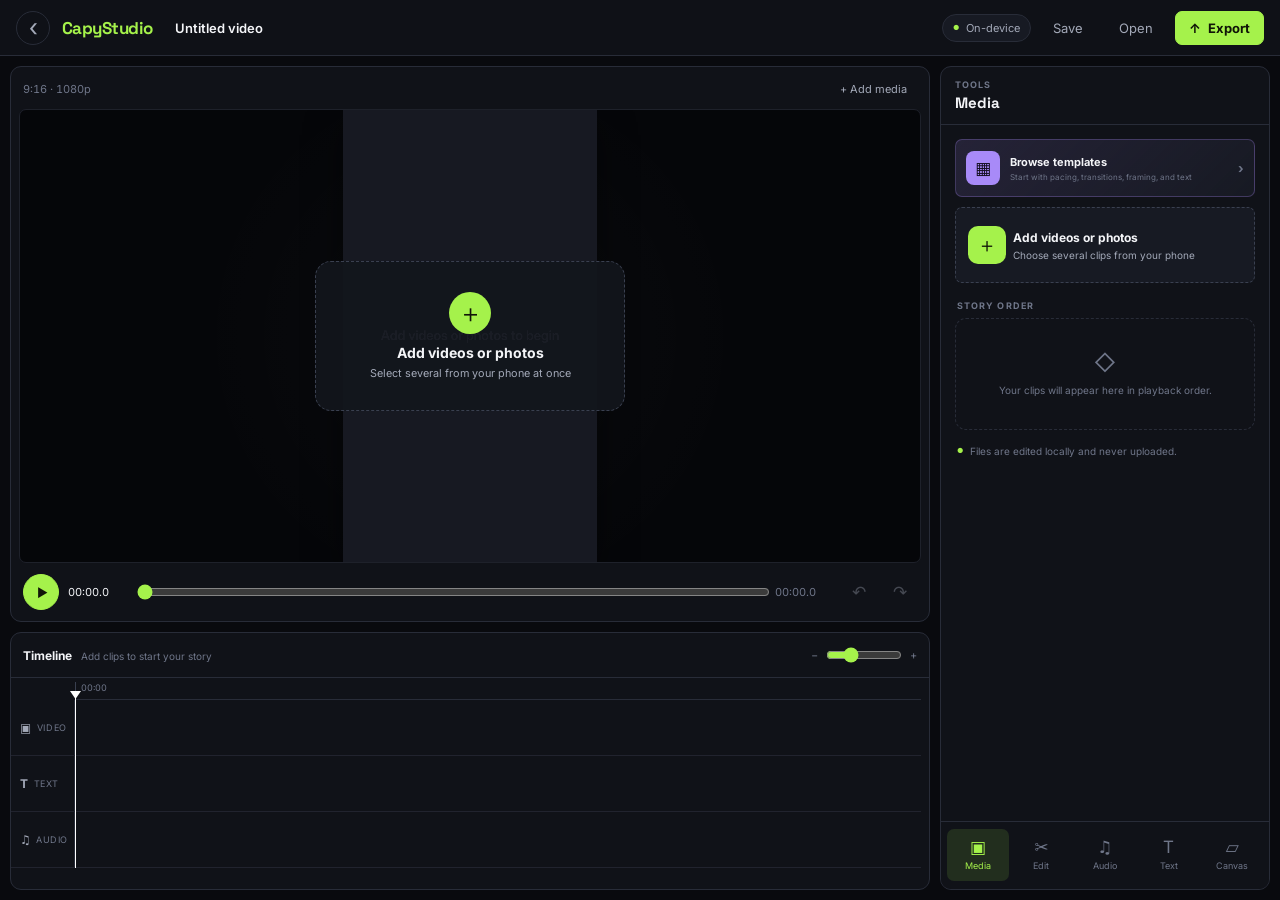
<file: editor.html>
<!DOCTYPE html>
<html lang="en">
<head>
<meta charset="UTF-8">
<meta name="viewport" content="width=device-width, initial-scale=1, viewport-fit=cover">
<meta name="theme-color" content="#0b0d12">
<title>Video Editor · CapyStudio</title>
<meta name="description" content="Merge and reframe phone videos, add transitions, music, voice-over, text, and private automatic captions, then export.">
<link rel="icon" href="data:image/svg+xml,<svg xmlns='http://www.w3.org/2000/svg' viewBox='0 0 100 100'><text y='.9em' font-size='90'>🎬</text></svg>">
<link rel="preconnect" href="https://fonts.googleapis.com">
<link rel="preconnect" href="https://fonts.gstatic.com" crossorigin>
<link rel="stylesheet" href="https://fonts.googleapis.com/css2?family=Inter:wght@400;500;600;700&family=Space+Grotesk:wght@600;700&display=swap">
<link rel="stylesheet" href="./css/style.css">
</head>
<body class="editor">
<header class="editor-header">
  <a class="back-link" href="./" aria-label="Back to CapyStudio home">‹</a>
  <div class="project-heading">
    <span class="wordmark">CapyStudio</span>
    <input id="project-title" value="Untitled video" aria-label="Project title">
  </div>
  <div class="header-actions">
    <span class="privacy-pill" title="Your media stays on this device"><span aria-hidden="true">●</span> On-device</span>
    <button id="save-project" class="quiet" title="Save editable project">Save</button>
    <button id="load-project-btn" class="quiet" title="Load editable project">Open</button>
    <input type="file" id="load-project" accept=".json,.capy.json" hidden>
    <button id="export-video" class="primary export-button"><span aria-hidden="true">↑</span> Export</button>
  </div>
</header>

<main class="editor-main">
  <section class="preview-panel" aria-label="Video preview">
    <div class="stage-meta">
      <span id="format-label">9:16 · 1080p</span>
      <button id="stage-add" class="quiet compact">+ Add media</button>
    </div>
    <div class="preview-wrap" id="preview-wrap">
      <canvas id="preview"></canvas>
      <button id="empty-add" class="empty-stage-action">
        <span class="empty-stage-icon" aria-hidden="true">＋</span>
        <strong>Add videos or photos</strong>
        <small>Select several from your phone at once</small>
      </button>
    </div>
    <div class="transport" aria-label="Playback controls">
      <button id="play-toggle" class="play-toggle" aria-label="Play"><span aria-hidden="true">▶</span></button>
      <span id="current-time" class="timecode">00:00.0</span>
      <input id="scrubber" type="range" min="0" max="0" step="0.01" value="0" aria-label="Timeline position">
      <span id="duration-time" class="timecode muted">00:00.0</span>
      <button id="undo" class="quiet icon-button" title="Undo" aria-label="Undo" disabled>↶</button>
      <button id="redo" class="quiet icon-button" title="Redo" aria-label="Redo" disabled>↷</button>
    </div>
  </section>

  <section class="timeline-panel" aria-label="Timeline">
    <div class="timeline-header">
      <div>
        <strong>Timeline</strong>
        <span id="timeline-summary">Add clips to start your story</span>
      </div>
      <label class="zoom-control" title="Timeline zoom">−
        <input id="timeline-zoom" type="range" min="18" max="80" value="36" aria-label="Timeline zoom">
        +
      </label>
    </div>
    <div id="timeline-scroll" class="timeline-scroll">
      <div id="timeline-content" class="timeline-content">
        <div id="timeline-ruler" class="timeline-ruler" aria-hidden="true"></div>
        <div class="track-row video-row">
          <span class="track-label"><b aria-hidden="true">▣</b> Video</span>
          <div id="video-track" class="track-lane"></div>
        </div>
        <div class="track-row text-row">
          <span class="track-label"><b aria-hidden="true">T</b> Text</span>
          <div id="text-track" class="track-lane"></div>
        </div>
        <div class="track-row audio-row">
          <span class="track-label"><b aria-hidden="true">♫</b> Audio</span>
          <div id="audio-track" class="track-lane"></div>
        </div>
        <div id="timeline-playhead" class="timeline-playhead" aria-hidden="true"><span></span></div>
      </div>
    </div>
  </section>

  <aside id="inspector" class="inspector-panel open" aria-label="Editing tools">
    <div class="inspector-top">
      <div>
        <span class="eyebrow">Tools</span>
        <h2 id="inspector-title">Media</h2>
      </div>
      <button id="close-inspector" class="quiet icon-button" aria-label="Close tools">⌄</button>
    </div>
    <div id="inspector-content" class="inspector-content"></div>
    <nav class="tool-dock" aria-label="Editor tools">
      <button class="tool-button active" data-tool="media"><span aria-hidden="true">▣</span><small>Media</small></button>
      <button class="tool-button" data-tool="edit"><span aria-hidden="true">✂</span><small>Edit</small></button>
      <button class="tool-button" data-tool="audio"><span aria-hidden="true">♫</span><small>Audio</small></button>
      <button class="tool-button" data-tool="text"><span aria-hidden="true">T</span><small>Text</small></button>
      <button class="tool-button" data-tool="canvas"><span aria-hidden="true">▱</span><small>Canvas</small></button>
    </nav>
  </aside>
</main>

<input id="video-input" type="file" accept="video/*,image/*" multiple hidden>
<input id="audio-input" type="file" accept="audio/*" multiple hidden>

<div id="export-overlay" class="overlay" hidden>
  <div class="overlay-box export-card">
    <div class="export-orbit" aria-hidden="true">↑</div>
    <h2>Creating your video</h2>
    <p id="export-detail">Rendering the timeline in real time. Keep this tab visible.</p>
    <progress id="export-progress" max="1" value="0"></progress>
    <div class="export-progress-row">
      <span id="export-pct">0%</span>
      <span id="export-remaining">Starting…</span>
    </div>
    <button id="export-cancel" class="quiet">Cancel export</button>
  </div>
</div>

<div id="toast-region" class="toast-region" aria-live="polite" aria-atomic="true"></div>

<script type="module" src="./js/app.js"></script>
</body>
</html>
</file>
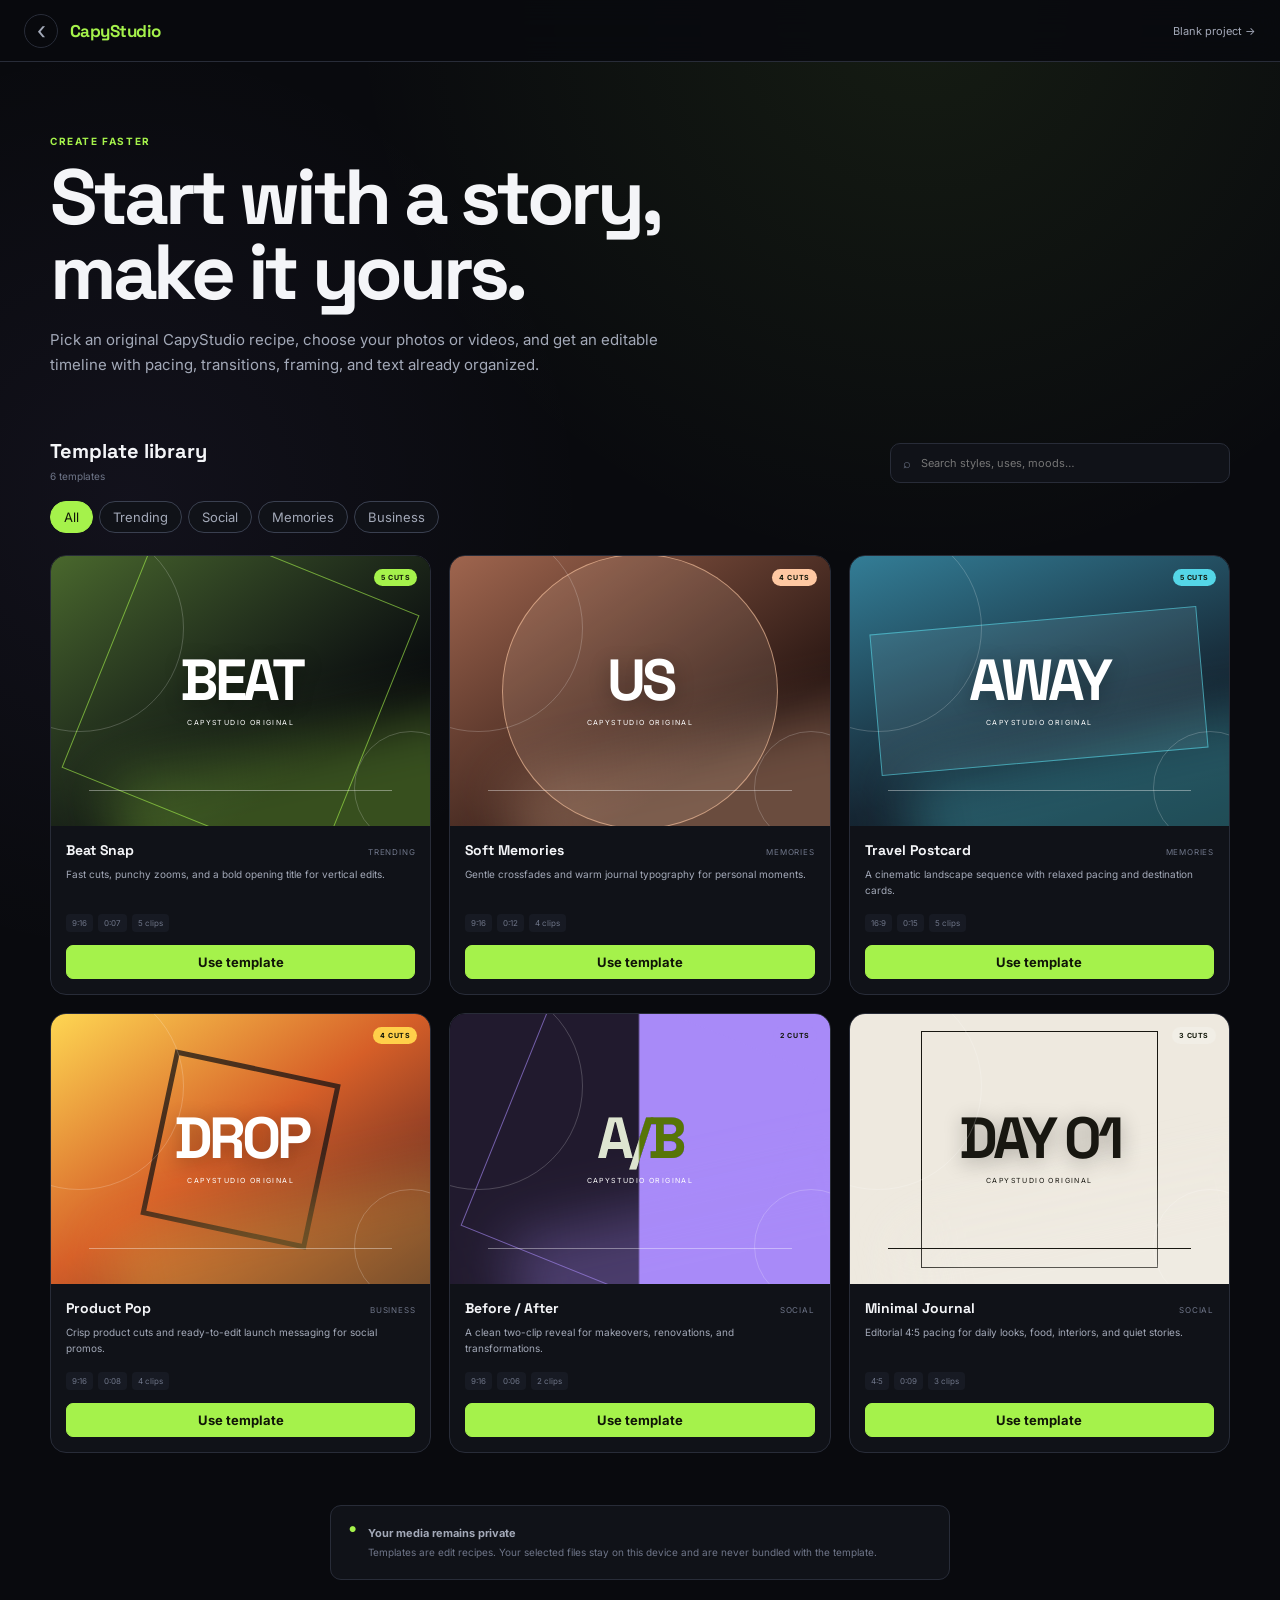
<file: templates.html>
<!DOCTYPE html>
<html lang="en">
<head>
<meta charset="UTF-8">
<meta name="viewport" content="width=device-width, initial-scale=1.0, viewport-fit=cover">
<meta name="theme-color" content="#090a0e">
<title>Template Library · CapyStudio</title>
<meta name="description" content="Start a private CapyStudio edit from an original, ready-made video template.">
<link rel="icon" href="data:image/svg+xml,<svg xmlns='http://www.w3.org/2000/svg' viewBox='0 0 100 100'><text y='.9em' font-size='90'>🎬</text></svg>">
<link rel="preconnect" href="https://fonts.googleapis.com">
<link rel="preconnect" href="https://fonts.gstatic.com" crossorigin>
<link rel="stylesheet" href="https://fonts.googleapis.com/css2?family=Inter:wght@400;500;600;700&family=Space+Grotesk:wght@500;600;700&display=swap">
<link rel="stylesheet" href="./css/style.css">
</head>
<body class="templates-page">
<header class="library-header">
  <a class="back-link" href="./" aria-label="Back to CapyStudio home">‹</a>
  <a class="wordmark" href="./">CapyStudio</a>
  <a class="library-new-link" href="./editor.html">Blank project <span aria-hidden="true">→</span></a>
</header>

<main class="template-main">
  <section class="template-hero">
    <span class="template-eyebrow">Create faster</span>
    <h1>Start with a story,<br>make it yours.</h1>
    <p>Pick an original CapyStudio recipe, choose your photos or videos, and get an editable timeline with pacing, transitions, framing, and text already organized.</p>
  </section>

  <section class="template-browser" aria-labelledby="library-title">
    <div class="template-browser-top">
      <div>
        <h2 id="library-title">Template library</h2>
        <span id="template-count">6 templates</span>
      </div>
      <label class="template-search">
        <span aria-hidden="true">⌕</span>
        <input id="template-search" type="search" placeholder="Search styles, uses, moods…" aria-label="Search templates">
      </label>
    </div>
    <div class="template-categories" id="template-categories" aria-label="Template categories"></div>
    <div class="template-grid" id="template-grid"></div>
    <div class="template-empty" id="template-empty" hidden>
      <span aria-hidden="true">◇</span>
      <strong>No templates match that search</strong>
      <p>Try a mood such as “soft”, “travel”, “product”, or “fast”.</p>
    </div>
  </section>

  <section class="template-privacy">
    <span aria-hidden="true">●</span>
    <div><strong>Your media remains private</strong><p>Templates are edit recipes. Your selected files stay on this device and are never bundled with the template.</p></div>
  </section>
</main>

<dialog class="template-dialog" id="template-dialog">
  <button class="template-dialog-close" id="template-dialog-close" aria-label="Close template preview">×</button>
  <div id="template-dialog-content"></div>
</dialog>

<script type="module" src="./js/templates-page.js"></script>
</body>
</html>
</file>
<file: css/style.css>
:root {
  color-scheme: dark;
  --bg-0: #090a0e;
  --bg-1: #101218;
  --bg-2: #171a23;
  --bg-3: #202430;
  --bg-4: #292e3d;
  --line: #282c38;
  --line-strong: #3a4050;
  --text-1: #f4f5f8;
  --text-2: #a3a9b8;
  --text-3: #6f7689;
  --accent: #a5f24b;
  --accent-strong: #8cdb34;
  --accent-soft: rgba(165, 242, 75, 0.12);
  --purple: #a88af8;
  --purple-soft: rgba(168, 138, 248, 0.18);
  --cyan: #54d6e7;
  --cyan-soft: rgba(84, 214, 231, 0.16);
  --record: #ff6478;
  --danger-soft: rgba(255, 100, 120, 0.12);
  --font-ui: "Inter", system-ui, -apple-system, "Segoe UI", sans-serif;
  --font-display: "Space Grotesk", var(--font-ui);
  --radius-sm: 7px;
  --radius-md: 11px;
  --radius-lg: 16px;
  --shadow-float: 0 20px 55px rgba(0, 0, 0, 0.48);
}

* { box-sizing: border-box; }
[hidden] { display: none !important; }
html { background: var(--bg-0); }
body {
  margin: 0;
  background: var(--bg-0);
  color: var(--text-1);
  font-family: var(--font-ui);
  font-size: 13px;
}
button, input, select, textarea { font: inherit; }
button { color: inherit; }
button:focus-visible, input:focus-visible, select:focus-visible, textarea:focus-visible, a:focus-visible {
  outline: 2px solid var(--accent);
  outline-offset: 2px;
}
button:disabled { opacity: 0.36; cursor: not-allowed; }

/* ---------- app shell ---------- */

body.editor {
  height: 100vh;
  height: 100dvh;
  overflow: hidden;
  display: grid;
  grid-template-rows: 56px minmax(0, 1fr);
}

.editor-header {
  display: flex;
  align-items: center;
  gap: 12px;
  padding: 0 16px;
  background: rgba(16, 18, 24, 0.98);
  border-bottom: 1px solid var(--line);
  z-index: 40;
}

.back-link {
  width: 34px;
  height: 34px;
  display: grid;
  place-items: center;
  border: 1px solid var(--line);
  border-radius: 50%;
  color: var(--text-2);
  text-decoration: none;
  font-size: 25px;
  line-height: 1;
}
.back-link:hover { background: var(--bg-3); color: var(--text-1); }

.project-heading {
  display: flex;
  align-items: center;
  gap: 12px;
  min-width: 0;
}
.wordmark {
  font-family: var(--font-display);
  font-size: 17px;
  font-weight: 700;
  color: var(--accent);
  letter-spacing: -0.03em;
  text-decoration: none;
}
#project-title {
  width: min(230px, 28vw);
  height: 32px;
  padding: 0 9px;
  color: var(--text-1);
  background: transparent;
  border: 1px solid transparent;
  border-radius: var(--radius-sm);
  font-weight: 600;
}
#project-title:hover, #project-title:focus { background: var(--bg-2); border-color: var(--line); }

.header-actions {
  margin-left: auto;
  display: flex;
  align-items: center;
  gap: 8px;
}
.privacy-pill {
  display: inline-flex;
  align-items: center;
  gap: 7px;
  height: 28px;
  padding: 0 10px;
  border-radius: 99px;
  color: var(--text-2);
  background: var(--bg-2);
  border: 1px solid var(--line);
  font-size: 11px;
}
.privacy-pill span { color: var(--accent); font-size: 7px; }

button {
  display: inline-flex;
  align-items: center;
  justify-content: center;
  gap: 7px;
  min-height: 34px;
  padding: 0 13px;
  border: 1px solid var(--line-strong);
  border-radius: var(--radius-sm);
  background: var(--bg-2);
  cursor: pointer;
  transition: background 140ms ease, border-color 140ms ease, transform 140ms ease;
}
button:hover { background: var(--bg-3); border-color: #4b5264; }
button:active:not(:disabled) { transform: translateY(1px); }
button.quiet { color: var(--text-2); background: transparent; border-color: transparent; }
button.quiet:hover { color: var(--text-1); background: var(--bg-2); }
button.primary, .export-button {
  color: #101507;
  background: var(--accent);
  border-color: var(--accent);
  font-weight: 700;
}
button.primary:hover, .export-button:hover { background: var(--accent-strong); border-color: var(--accent-strong); }
button.compact { min-height: 28px; padding: 0 9px; font-size: 11px; }
.icon-button { width: 34px; padding: 0; font-size: 17px; }

.editor-main {
  min-height: 0;
  padding: 10px;
  display: grid;
  grid-template-columns: minmax(0, 1fr) 330px;
  grid-template-rows: minmax(250px, 1fr) 258px;
  gap: 10px;
}

/* ---------- preview ---------- */

.preview-panel,
.timeline-panel,
.inspector-panel {
  min-width: 0;
  min-height: 0;
  background: var(--bg-1);
  border: 1px solid var(--line);
  border-radius: var(--radius-md);
  overflow: hidden;
}

.preview-panel {
  display: grid;
  grid-template-rows: 34px minmax(0, 1fr) 50px;
  padding: 8px;
}
.stage-meta {
  display: flex;
  align-items: center;
  justify-content: space-between;
  padding: 0 4px 7px;
  color: var(--text-3);
  font-size: 11px;
  font-variant-numeric: tabular-nums;
}
.preview-wrap {
  position: relative;
  display: flex;
  align-items: center;
  justify-content: center;
  min-height: 0;
  overflow: hidden;
  border-radius: var(--radius-sm);
  background:
    radial-gradient(circle at center, rgba(255,255,255,.025), transparent 55%),
    #050609;
  border: 1px solid #1e212a;
}
.preview-wrap.dragover { border-color: var(--accent); box-shadow: inset 0 0 0 1px var(--accent); }
.preview-wrap.positioning { border-color: rgba(165,242,75,.66); box-shadow: inset 0 0 0 1px rgba(165,242,75,.32); }
#preview {
  display: block;
  max-width: 100%;
  max-height: 100%;
  object-fit: contain;
  box-shadow: 0 12px 36px rgba(0,0,0,.48);
  cursor: grab;
  touch-action: none;
}
.preview-wrap.positioning #preview { cursor: grabbing; }
.empty-stage-action {
  position: absolute;
  inset: 0;
  margin: auto;
  width: min(310px, 78%);
  height: 150px;
  display: flex;
  flex-direction: column;
  align-items: center;
  justify-content: center;
  gap: 6px;
  color: var(--text-1);
  background: rgba(19, 22, 29, .92);
  border: 1px dashed var(--line-strong);
  border-radius: var(--radius-lg);
}
.empty-stage-action:hover { border-color: var(--accent); background: rgba(27,31,39,.96); }
.empty-stage-icon {
  width: 42px;
  height: 42px;
  display: grid;
  place-items: center;
  border-radius: 50%;
  background: var(--accent);
  color: #111608;
  font-size: 25px;
  margin-bottom: 4px;
}
.empty-stage-action strong { font-size: 14px; }
.empty-stage-action small { color: var(--text-2); }

.transport {
  display: grid;
  grid-template-columns: 38px 60px minmax(80px, 1fr) 60px 34px 34px;
  align-items: center;
  gap: 7px;
  padding: 8px 4px 0;
}
.play-toggle {
  width: 36px;
  min-height: 36px;
  padding: 0;
  border-radius: 50%;
  color: #111608;
  background: var(--accent);
  border-color: var(--accent);
}
.play-toggle span { transform: translateX(1px); font-size: 12px; }
.play-toggle.playing span { transform: none; letter-spacing: -2px; }
.timecode { font-size: 11px; color: var(--text-1); font-variant-numeric: tabular-nums; }
.timecode.muted { color: var(--text-3); }
input[type="range"] { accent-color: var(--accent); }
#scrubber { width: 100%; }

/* ---------- timeline ---------- */

.timeline-panel {
  display: grid;
  grid-template-rows: 45px minmax(0, 1fr);
}
.timeline-header {
  display: flex;
  align-items: center;
  justify-content: space-between;
  padding: 7px 12px;
  border-bottom: 1px solid var(--line);
}
.timeline-header > div { display: flex; align-items: baseline; gap: 9px; min-width: 0; }
.timeline-header strong { font-size: 12px; }
.timeline-header span { color: var(--text-3); font-size: 10px; white-space: nowrap; overflow: hidden; text-overflow: ellipsis; }
.zoom-control { display: flex; align-items: center; gap: 6px; color: var(--text-3); font-size: 11px; }
.zoom-control input { width: 76px; }
.timeline-scroll {
  min-height: 0;
  overflow: auto;
  overscroll-behavior: contain;
  scrollbar-color: var(--bg-4) transparent;
}
.timeline-content {
  position: relative;
  min-height: 190px;
  padding-top: 22px;
}
.timeline-ruler {
  position: absolute;
  left: 64px;
  top: 0;
  height: 22px;
  border-bottom: 1px solid var(--line);
  pointer-events: none;
}
.ruler-tick {
  position: absolute;
  top: 4px;
  padding-left: 5px;
  color: var(--text-3);
  font-size: 9px;
  font-variant-numeric: tabular-nums;
  border-left: 1px solid var(--line-strong);
}
.track-row {
  position: relative;
  display: grid;
  grid-template-columns: 64px 1fr;
  height: 56px;
  border-bottom: 1px solid rgba(40,44,56,.7);
}
.track-label {
  position: sticky;
  left: 0;
  z-index: 8;
  display: flex;
  align-items: center;
  gap: 5px;
  padding-left: 9px;
  color: var(--text-3);
  background: var(--bg-1);
  border-right: 1px solid var(--line);
  font-size: 9px;
  text-transform: uppercase;
  letter-spacing: .06em;
}
.track-label b { font-size: 12px; color: var(--text-2); }
.track-lane { position: relative; min-width: 0; }
.timeline-clip {
  position: absolute;
  top: 4px;
  bottom: 4px;
  min-height: 0;
  padding: 0 8px;
  display: flex;
  align-items: center;
  justify-content: flex-start;
  overflow: hidden;
  border-radius: 5px;
  text-align: left;
  color: var(--text-1);
  border: 1px solid rgba(255,255,255,.12);
}
.timeline-clip::before {
  content: '';
  position: absolute;
  inset: 0;
  opacity: .32;
  background-image: linear-gradient(90deg, rgba(9,10,14,.3), rgba(9,10,14,.7)), var(--thumb, linear-gradient(135deg, #343b50, #202534));
  background-size: cover;
  background-position: center;
}
.timeline-clip:hover { border-color: rgba(255,255,255,.35); }
.timeline-clip.selected { border-color: var(--accent); box-shadow: 0 0 0 1px var(--accent); }
.timeline-clip.dragging { opacity: .45; }
.timeline-clip.has-transition::after {
  content: attr(data-transition);
  position: absolute;
  z-index: 2;
  top: 3px;
  left: 3px;
  max-width: calc(100% - 6px);
  padding: 2px 4px;
  overflow: hidden;
  color: #111608;
  background: var(--accent);
  border-radius: 3px;
  font-size: 7px;
  line-height: 1;
  text-transform: uppercase;
  text-overflow: ellipsis;
  letter-spacing: .04em;
}
.clip-copy { position: relative; min-width: 0; display: flex; flex-direction: column; gap: 2px; }
.clip-copy strong, .clip-copy small { overflow: hidden; text-overflow: ellipsis; white-space: nowrap; }
.clip-copy strong { font-size: 10px; font-weight: 600; }
.clip-copy small { color: rgba(255,255,255,.65); font-size: 8px; }
.clip-grip { position: absolute; inset: 3px auto 3px 2px; width: 2px; border-radius: 2px; background: rgba(255,255,255,.3); }
.text-clip { top: 9px; bottom: 9px; background: #504078; }
.text-clip::before { background: linear-gradient(135deg, rgba(168,138,248,.46), rgba(83,63,131,.52)); }
.audio-clip { top: 8px; bottom: 8px; background: #194b55; }
.audio-clip::before {
  background:
    repeating-linear-gradient(90deg, transparent 0 5px, rgba(84,214,231,.24) 5px 7px),
    linear-gradient(135deg, #245e68, #183a45);
}
.timeline-playhead {
  position: absolute;
  top: 13px;
  bottom: 0;
  z-index: 7;
  width: 1px;
  background: #fff;
  pointer-events: none;
}
.timeline-playhead span {
  position: absolute;
  top: 0;
  left: -5px;
  width: 11px;
  height: 8px;
  background: #fff;
  clip-path: polygon(0 0,100% 0,50% 100%);
}

/* ---------- inspector ---------- */

.inspector-panel {
  grid-column: 2;
  grid-row: 1 / 3;
  display: grid;
  grid-template-rows: 58px minmax(0, 1fr) 68px;
}
.inspector-top {
  display: flex;
  align-items: center;
  justify-content: space-between;
  padding: 10px 14px;
  border-bottom: 1px solid var(--line);
}
.eyebrow, .section-label {
  display: block;
  margin: 0 0 4px;
  color: var(--text-3);
  font-size: 9px;
  line-height: 1;
  text-transform: uppercase;
  letter-spacing: .12em;
  font-weight: 700;
}
.inspector-top h2 { margin: 0; font-size: 15px; font-family: var(--font-display); }
#close-inspector { display: none; }
.inspector-content {
  min-height: 0;
  overflow-y: auto;
  padding: 14px;
}
.tool-dock {
  display: grid;
  grid-template-columns: repeat(5, 1fr);
  gap: 2px;
  padding: 7px 6px 8px;
  border-top: 1px solid var(--line);
  background: var(--bg-1);
}
.tool-button {
  min-width: 0;
  min-height: 50px;
  padding: 4px 2px;
  flex-direction: column;
  gap: 4px;
  color: var(--text-3);
  border-color: transparent;
  background: transparent;
}
.tool-button > span { font-size: 17px; line-height: 1; }
.tool-button small { font-size: 9px; }
.tool-button:hover { color: var(--text-1); background: var(--bg-2); border-color: transparent; }
.tool-button.active { color: var(--accent); background: var(--accent-soft); border-color: transparent; }

.import-card {
  width: 100%;
  min-height: 76px;
  justify-content: flex-start;
  padding: 12px;
  text-align: left;
  border-style: dashed;
  border-color: var(--line-strong);
  background: var(--bg-2);
}
.import-card:hover { border-color: var(--accent); }
.import-card > span:last-child { display: flex; flex-direction: column; gap: 4px; }
.import-card strong { font-size: 12px; }
.import-card small { color: var(--text-2); font-size: 10px; }
.import-icon {
  flex: none;
  width: 38px;
  height: 38px;
  display: grid;
  place-items: center;
  border-radius: 10px;
  color: #101507;
  background: var(--accent);
  font-size: 20px;
}
.audio-card .import-icon { color: #071316; background: var(--cyan); }
.voice-card .import-icon { color: #20070b; background: var(--record); }
.voice-card.recording {
  border-color: rgba(255,100,120,.58);
  background: var(--danger-soft);
}
.voice-card.recording .import-icon { animation: recording-pulse 1.2s ease-in-out infinite; }
.text-card .import-icon { color: #100b1d; background: var(--purple); font-family: Georgia, serif; }
.caption-card .import-icon { color: #0b1114; background: linear-gradient(135deg, var(--cyan), var(--accent)); }
.quick-action-grid { display: grid; grid-template-columns: 1fr 1fr; gap: 8px; }
.compact-card {
  min-width: 0;
  min-height: 88px;
  padding: 10px;
  flex-direction: column;
  align-items: flex-start;
  gap: 9px;
}
.compact-card > span:last-child { min-width: 0; }
.compact-card strong,
.compact-card small { overflow: hidden; text-overflow: ellipsis; white-space: nowrap; }
.section-label { margin: 18px 2px 8px; }
.privacy-note {
  display: flex;
  gap: 7px;
  align-items: center;
  margin: 14px 2px 0;
  color: var(--text-3);
  font-size: 10px;
  line-height: 1.4;
}
.privacy-note span { color: var(--accent); font-size: 7px; }
.asset-list { display: flex; flex-direction: column; gap: 5px; }
.asset-row {
  width: 100%;
  min-height: 52px;
  justify-content: flex-start;
  padding: 7px 9px;
  background: var(--bg-2);
  border-color: transparent;
  text-align: left;
}
.asset-row > span:last-child { margin-left: auto; color: var(--text-3); }
.asset-index, .asset-icon {
  flex: none;
  width: 30px;
  height: 30px;
  display: grid;
  place-items: center;
  border-radius: 7px;
  color: var(--text-1);
  background: var(--bg-4);
  font-size: 11px;
  font-weight: 700;
}
.asset-icon.audio { color: var(--cyan); background: var(--cyan-soft); }
.asset-icon.text { color: var(--purple); background: var(--purple-soft); font-family: Georgia, serif; }
.asset-copy { min-width: 0; display: flex; flex-direction: column; gap: 3px; }
.asset-copy strong, .asset-copy small { white-space: nowrap; overflow: hidden; text-overflow: ellipsis; }
.asset-copy strong { font-size: 11px; }
.asset-copy small { color: var(--text-3); font-size: 9px; }
.inspector-empty {
  min-height: 112px;
  display: flex;
  flex-direction: column;
  align-items: center;
  justify-content: center;
  gap: 8px;
  text-align: center;
  padding: 18px;
  color: var(--text-3);
  border: 1px dashed var(--line);
  border-radius: var(--radius-md);
}
.inspector-empty > span { font-size: 21px; }
.inspector-empty p { max-width: 220px; margin: 0; line-height: 1.5; font-size: 10px; }
.selection-heading {
  display: flex;
  align-items: center;
  gap: 10px;
  margin-bottom: 18px;
  min-width: 0;
}
.selection-heading > div { min-width: 0; display: flex; flex-direction: column; gap: 3px; }
.selection-heading strong, .selection-heading small { overflow: hidden; white-space: nowrap; text-overflow: ellipsis; }
.selection-heading small { color: var(--text-3); font-size: 10px; }

.field {
  display: flex;
  flex-direction: column;
  gap: 7px;
  margin-bottom: 13px;
  color: var(--text-2);
  font-size: 10px;
}
.field > span { display: flex; justify-content: space-between; align-items: center; }
.field output { color: var(--text-1); font-variant-numeric: tabular-nums; }
.field input[type="number"], .field select, .field textarea {
  width: 100%;
  min-height: 36px;
  padding: 8px 10px;
  color: var(--text-1);
  background: var(--bg-2);
  border: 1px solid var(--line);
  border-radius: var(--radius-sm);
}
.field textarea { resize: vertical; min-height: 70px; line-height: 1.45; }
.field input[type="range"] { width: 100%; }
.field input[type="color"] { width: 100%; height: 36px; padding: 3px; border: 1px solid var(--line); border-radius: var(--radius-sm); background: var(--bg-2); }
.trim-fields, .color-fields { display: grid; grid-template-columns: 1fr 1fr; gap: 9px; }
.wide-action { width: 100%; margin: 2px 0 12px; background: var(--bg-3); }
.quiet-border { color: var(--text-2); background: transparent; border-color: var(--line); }
.gesture-hint,
.field-note {
  margin: -1px 0 13px;
  color: var(--text-3);
  font-size: 9px;
  line-height: 1.5;
}
.gesture-hint span { color: var(--accent); margin-right: 4px; }
.caption-language { margin-top: 12px; }
.caption-progress {
  display: flex;
  flex-direction: column;
  gap: 8px;
  margin: 12px 0 2px;
  padding: 11px;
  background: var(--bg-2);
  border: 1px solid var(--line);
  border-radius: var(--radius-sm);
}
.caption-progress > div { display: flex; justify-content: space-between; gap: 8px; color: var(--text-2); font-size: 9px; }
.caption-progress strong { overflow: hidden; text-overflow: ellipsis; white-space: nowrap; }
.caption-progress span { color: var(--accent); font-variant-numeric: tabular-nums; }
.edit-actions { display: flex; flex-wrap: wrap; gap: 7px; padding-top: 8px; border-top: 1px solid var(--line); }
.edit-actions button { flex: 1; padding: 0 8px; font-size: 10px; }
.edit-actions .danger { flex-basis: 100%; color: var(--record); background: var(--danger-soft); border-color: transparent; }
.segmented { display: grid; grid-template-columns: repeat(3, 1fr); gap: 3px; padding: 3px; background: var(--bg-2); border-radius: var(--radius-sm); }
.segmented button { min-height: 30px; padding: 0 4px; border: 0; background: transparent; font-size: 10px; }
.segmented button.active { color: #101507; background: var(--accent); }
.aspect-grid { display: grid; grid-template-columns: 1fr 1fr; gap: 7px; margin-bottom: 16px; }
.aspect-grid button { min-height: 82px; padding: 9px; flex-direction: column; gap: 4px; color: var(--text-2); }
.aspect-grid button.active { color: var(--text-1); border-color: var(--accent); background: var(--accent-soft); }
.aspect-grid small { color: var(--text-3); font-size: 8px; }
.ratio-icon { display: block; border: 1px solid currentColor; width: 17px; height: 26px; border-radius: 2px; }
.ratio-icon.landscape { width: 28px; height: 17px; }
.ratio-icon.square { width: 22px; height: 22px; }
.ratio-icon.four-five { width: 19px; height: 24px; }
.info-card { display: flex; flex-direction: column; gap: 4px; margin: 16px 0 0; padding: 12px; background: var(--bg-2); border-radius: var(--radius-sm); }
.info-card strong { font-size: 10px; }
.info-card span { color: var(--text-3); font-size: 9px; }

@keyframes recording-pulse {
  0%, 100% { transform: scale(1); box-shadow: 0 0 0 0 rgba(255,100,120,.28); }
  50% { transform: scale(.9); box-shadow: 0 0 0 8px rgba(255,100,120,0); }
}

/* ---------- export + toast ---------- */

.overlay {
  position: fixed;
  inset: 0;
  z-index: 100;
  display: grid;
  place-items: center;
  padding: 20px;
  background: rgba(4,5,8,.82);
  backdrop-filter: blur(8px);
}
.overlay-box {
  width: min(390px, 100%);
  padding: 30px;
  text-align: center;
  background: var(--bg-1);
  border: 1px solid var(--line-strong);
  border-radius: var(--radius-lg);
  box-shadow: var(--shadow-float);
}
.export-orbit {
  width: 52px;
  height: 52px;
  margin: 0 auto 15px;
  display: grid;
  place-items: center;
  color: #101507;
  background: var(--accent);
  border-radius: 50%;
  font-size: 23px;
}
.overlay-box h2 { margin: 0 0 7px; font-family: var(--font-display); font-size: 19px; }
.overlay-box p { margin: 0 0 20px; color: var(--text-2); font-size: 11px; line-height: 1.5; }
progress { width: 100%; height: 8px; border: 0; border-radius: 99px; overflow: hidden; appearance: none; background: var(--bg-3); }
progress::-webkit-progress-bar { background: var(--bg-3); }
progress::-webkit-progress-value { background: var(--accent); border-radius: 99px; }
progress::-moz-progress-bar { background: var(--accent); border-radius: 99px; }
.export-progress-row { display: flex; justify-content: space-between; margin: 8px 0 18px; color: var(--text-3); font-size: 10px; font-variant-numeric: tabular-nums; }
#export-pct { color: var(--text-1); font-weight: 700; }
.toast-region { position: fixed; z-index: 120; right: 18px; bottom: 18px; display: flex; flex-direction: column; align-items: flex-end; gap: 8px; pointer-events: none; }
.toast { max-width: min(360px, calc(100vw - 32px)); padding: 11px 14px; color: var(--text-1); background: #242936; border: 1px solid var(--line-strong); border-radius: 9px; box-shadow: var(--shadow-float); opacity: 0; transform: translateY(7px); transition: 160ms ease; }
.toast.show { opacity: 1; transform: none; }
.toast.success { border-color: rgba(165,242,75,.4); }
.toast.error { border-color: rgba(255,100,120,.52); }

/* ---------- home ---------- */

body.home { min-height: 100vh; background: radial-gradient(circle at 50% 5%, #1a2026 0, var(--bg-0) 40%); }
body.home > header { height: 58px; display: flex; align-items: center; padding: 0 24px; border-bottom: 1px solid var(--line); background: rgba(9,10,14,.76); }
.home-main { max-width: 1050px; margin: 0 auto; padding: 78px 24px; }
.hero { text-align: center; margin-bottom: 64px; }
.hero-wordmark { display: block; color: var(--accent); font: 700 48px/1 var(--font-display); letter-spacing: -.045em; }
.hero p { max-width: 520px; margin: 18px auto 0; color: var(--text-2); font-size: 16px; line-height: 1.6; }
.home-main h2 { margin: 0 0 14px; color: var(--text-3); font-size: 10px; text-transform: uppercase; letter-spacing: .14em; }
.module-grid { display: grid; grid-template-columns: repeat(auto-fit, minmax(240px,1fr)); gap: 12px; }
.module-card { min-height: 176px; display: flex; flex-direction: column; align-items: flex-start; gap: 9px; padding: 22px; color: inherit; text-decoration: none; background: var(--bg-1); border: 1px solid var(--line); border-radius: var(--radius-lg); transition: 150ms ease; }
.module-card:hover { transform: translateY(-2px); border-color: var(--accent); background: var(--bg-2); }
.module-icon { width: 42px; height: 42px; display: grid; place-items: center; border-radius: 11px; background: var(--accent-soft); font-size: 22px; }
.module-name { font-size: 15px; font-weight: 700; }
.module-desc { color: var(--text-2); font-size: 11px; line-height: 1.55; }
.module-card.coming-soon { opacity: .45; pointer-events: none; }
.badge { margin-top: auto; padding: 4px 8px; color: var(--text-3); background: var(--bg-3); border-radius: 99px; font-size: 8px; text-transform: uppercase; letter-spacing: .1em; }
.badge.live { color: #111608; background: var(--accent); }
#recent-section { margin-top: 48px; }
.recent-list { display: flex; flex-direction: column; gap: 6px; }
.recent-row { width: 100%; justify-content: flex-start; background: var(--bg-1); }
.recent-name { flex: 1; text-align: left; }
.recent-time { color: var(--text-3); font-size: 10px; }
.recent-state { padding: 22px; text-align: center; color: var(--text-2); background: var(--bg-1); border: 1px solid var(--line); border-radius: var(--radius-md); }

/* ---------- template library ---------- */

body.templates-page {
  min-height: 100vh;
  background:
    radial-gradient(circle at 72% 0, rgba(165,242,75,.08), transparent 30%),
    radial-gradient(circle at 10% 30%, rgba(168,138,248,.06), transparent 28%),
    var(--bg-0);
}
.library-header {
  position: sticky;
  top: 0;
  z-index: 20;
  height: 62px;
  display: flex;
  align-items: center;
  gap: 12px;
  padding: 0 24px;
  background: rgba(9,10,14,.88);
  border-bottom: 1px solid var(--line);
  backdrop-filter: blur(16px);
}
.library-new-link { margin-left: auto; color: var(--text-2); text-decoration: none; font-size: 11px; }
.library-new-link:hover { color: var(--accent); }
.template-main { width: min(1180px, calc(100% - 40px)); margin: 0 auto; padding: 70px 0 90px; }
.template-hero { max-width: 760px; margin-bottom: 62px; }
.template-eyebrow { color: var(--accent); font-size: 10px; font-weight: 700; letter-spacing: .16em; text-transform: uppercase; }
.template-hero h1 {
  margin: 12px 0 18px;
  font: 700 clamp(42px, 7vw, 78px)/.96 var(--font-display);
  letter-spacing: -.055em;
}
.template-hero p { max-width: 660px; margin: 0; color: var(--text-2); font-size: 15px; line-height: 1.65; }
.template-browser-top { display: flex; align-items: end; justify-content: space-between; gap: 20px; margin-bottom: 18px; }
.template-browser-top h2 { margin: 0 0 4px; font: 700 20px/1.2 var(--font-display); }
.template-browser-top > div > span { color: var(--text-3); font-size: 10px; }
.template-search {
  width: min(340px, 42vw);
  min-height: 40px;
  display: flex;
  align-items: center;
  gap: 8px;
  padding: 0 12px;
  color: var(--text-3);
  background: var(--bg-1);
  border: 1px solid var(--line);
  border-radius: 10px;
}
.template-search input { width: 100%; color: var(--text-1); background: transparent; border: 0; outline: 0; font-size: 11px; }
.template-search:focus-within { border-color: var(--accent); }
.template-categories { display: flex; gap: 6px; margin-bottom: 22px; overflow-x: auto; scrollbar-width: none; }
.template-categories::-webkit-scrollbar { display: none; }
.template-categories button { min-height: 32px; padding: 0 13px; color: var(--text-2); white-space: nowrap; border-radius: 99px; background: var(--bg-1); }
.template-categories button.active { color: #111608; background: var(--accent); border-color: var(--accent); }
.template-grid { display: grid; grid-template-columns: repeat(3, minmax(0, 1fr)); gap: 18px; }
.template-card {
  min-width: 0;
  overflow: hidden;
  background: var(--bg-1);
  border: 1px solid var(--line);
  border-radius: var(--radius-lg);
  transition: transform 170ms ease, border-color 170ms ease, box-shadow 170ms ease;
}
.template-card:hover { transform: translateY(-3px); border-color: var(--line-strong); box-shadow: 0 18px 42px rgba(0,0,0,.26); }
.template-preview-button { width: 100%; height: 270px; padding: 0; overflow: hidden; border: 0; border-radius: 0; background: #08090d; }
.template-cover {
  --template-accent: var(--accent);
  position: relative;
  width: 100%;
  height: 100%;
  display: flex;
  flex-direction: column;
  align-items: center;
  justify-content: center;
  isolation: isolate;
  overflow: hidden;
  color: #fff;
  background:
    linear-gradient(145deg, color-mix(in srgb, var(--template-accent) 38%, #11131a), #07080c 74%);
}
.template-cover::before,
.template-cover::after { content: ''; position: absolute; z-index: -1; }
.template-cover::before { width: 72%; aspect-ratio: 1; border: 1px solid color-mix(in srgb, var(--template-accent) 60%, transparent); transform: rotate(22deg); }
.template-cover::after { inset: auto -18% -36% 18%; height: 68%; background: color-mix(in srgb, var(--template-accent) 30%, transparent); filter: blur(28px); transform: rotate(-12deg); }
.template-cover strong { font: 700 clamp(34px, 5vw, 58px)/.88 var(--font-display); letter-spacing: -.07em; text-shadow: 0 4px 20px rgba(0,0,0,.3); }
.template-cover small { margin-top: 12px; font-size: 7px; letter-spacing: .2em; }
.template-cover-step { position: absolute; right: 13px; top: 13px; padding: 4px 7px; color: #111608; background: var(--template-accent); border-radius: 99px; font-size: 7px; font-weight: 700; letter-spacing: .08em; }
.template-cover-rule { position: absolute; left: 10%; right: 10%; bottom: 13%; height: 1px; background: rgba(255,255,255,.38); }
.template-cover-orbit { position: absolute; border: 1px solid rgba(255,255,255,.2); border-radius: 50%; }
.template-cover-orbit.one { width: 55%; aspect-ratio: 1; left: -20%; top: -12%; }
.template-cover-orbit.two { width: 30%; aspect-ratio: 1; right: -10%; bottom: -7%; }
.template-cover[data-motif="soft"] { background: linear-gradient(145deg, #9f654e, #2a1713 72%); }
.template-cover[data-motif="soft"]::before { border-radius: 50%; transform: none; background: rgba(255,218,194,.12); }
.template-cover[data-motif="postcard"] { background: linear-gradient(160deg, #337d96, #152532 64%, #0a1017); }
.template-cover[data-motif="postcard"]::before { width: 86%; height: 52%; aspect-ratio: auto; transform: rotate(-5deg); background: rgba(190,235,241,.1); }
.template-cover[data-motif="product"] { background: linear-gradient(145deg, #fed652, #d65f28 48%, #401820); }
.template-cover[data-motif="product"]::before { width: 42%; border: 5px solid rgba(17,17,20,.72); transform: rotate(12deg); }
.template-cover[data-motif="split"] { background: linear-gradient(90deg, #211a2e 0 49.5%, #a88af8 50% 100%); }
.template-cover[data-motif="split"] strong { mix-blend-mode: difference; }
.template-cover[data-motif="minimal"] { color: #181711; background: #eee9df; }
.template-cover[data-motif="minimal"]::before { width: 62%; border-color: #181711; transform: none; }
.template-cover[data-motif="minimal"] .template-cover-rule { background: #181711; }
.template-card-copy { padding: 15px; }
.template-card-copy > div:first-child { display: flex; align-items: baseline; justify-content: space-between; gap: 10px; }
.template-card-copy strong { font: 700 14px var(--font-display); }
.template-card-copy > div:first-child span { color: var(--text-3); font-size: 8px; text-transform: uppercase; letter-spacing: .1em; }
.template-card-copy p { min-height: 34px; margin: 8px 0 13px; color: var(--text-2); font-size: 10px; line-height: 1.55; }
.template-meta { display: flex; gap: 5px; }
.template-meta span { padding: 4px 6px; color: var(--text-3); background: var(--bg-2); border-radius: 4px; font-size: 8px; }
.template-use { width: 100%; margin-top: 13px; }
.template-empty { padding: 70px 20px; text-align: center; color: var(--text-3); border: 1px dashed var(--line); border-radius: var(--radius-lg); }
.template-empty > span { display: block; margin-bottom: 8px; font-size: 26px; }
.template-empty strong { color: var(--text-2); }
.template-empty p { font-size: 10px; }
.template-privacy { max-width: 620px; display: flex; gap: 12px; margin: 52px auto 0; padding: 18px; color: var(--text-3); background: var(--bg-1); border: 1px solid var(--line); border-radius: var(--radius-md); }
.template-privacy > span { color: var(--accent); font-size: 8px; }
.template-privacy strong { color: var(--text-2); font-size: 11px; }
.template-privacy p { margin: 5px 0 0; font-size: 10px; line-height: 1.55; }
.template-dialog { width: min(840px, calc(100% - 32px)); padding: 0; color: var(--text-1); background: var(--bg-1); border: 1px solid var(--line-strong); border-radius: 20px; box-shadow: var(--shadow-float); }
.template-dialog::backdrop { background: rgba(3,4,7,.8); backdrop-filter: blur(9px); }
.template-dialog-close { position: absolute; z-index: 3; top: 11px; right: 11px; width: 34px; padding: 0; border-radius: 50%; background: rgba(9,10,14,.72); }
.template-dialog-layout { display: grid; grid-template-columns: minmax(260px, .82fr) 1.18fr; min-height: 500px; }
.template-cover.large { min-height: 500px; }
.template-dialog-copy { display: flex; flex-direction: column; padding: 44px 38px 34px; }
.template-dialog-copy h2 { margin: 9px 0 10px; font: 700 30px/1 var(--font-display); letter-spacing: -.04em; }
.template-dialog-copy > p { margin: 0; color: var(--text-2); font-size: 11px; line-height: 1.6; }
.template-detail-meta { display: grid; grid-template-columns: repeat(3,1fr); gap: 6px; margin: 22px 0; }
.template-detail-meta span { padding: 10px; color: var(--text-3); background: var(--bg-2); border-radius: 7px; font-size: 8px; }
.template-detail-meta b { display: block; margin-bottom: 3px; color: var(--text-1); font-size: 12px; }
.template-recipe > span { color: var(--text-2); font-size: 9px; font-weight: 700; text-transform: uppercase; letter-spacing: .1em; }
.template-recipe > div { height: 25px; display: flex; gap: 3px; margin: 8px 0 6px; }
.template-recipe i { width: var(--slot); display: block; background: linear-gradient(135deg, color-mix(in srgb, var(--accent) 46%, var(--bg-4)), var(--bg-4)); border-radius: 3px; }
.template-recipe small { color: var(--text-3); font-size: 8px; }
.template-steps { margin: 20px 0; padding-left: 22px; color: var(--text-2); font-size: 10px; line-height: 1.9; }
.template-dialog-use { width: 100%; margin-top: auto; min-height: 42px; }

.active-template-card { margin-bottom: 13px; padding: 12px; background: linear-gradient(135deg, var(--accent-soft), var(--bg-2)); border: 1px solid rgba(165,242,75,.3); border-radius: var(--radius-md); }
.active-template-card > span { color: var(--accent); font-size: 8px; font-weight: 700; letter-spacing: .12em; text-transform: uppercase; }
.active-template-card h3 { margin: 6px 0 4px; font: 700 14px var(--font-display); }
.active-template-card p { margin: 0; color: var(--text-2); font-size: 9px; line-height: 1.5; }
.template-fill-progress { height: 5px; margin: 10px 0; overflow: hidden; background: var(--bg-4); border-radius: 99px; }
.template-fill-progress i { display: block; width: var(--filled); height: 100%; background: var(--accent); border-radius: inherit; }
.active-template-actions { display: flex; gap: 7px; }
.active-template-actions button { flex: 1; }
.active-template-actions a { min-height: 34px; display: inline-flex; align-items: center; padding: 0 9px; color: var(--text-2); text-decoration: none; border: 1px solid var(--line-strong); border-radius: var(--radius-sm); font-size: 9px; }
.browse-templates-card {
  min-height: 58px;
  display: flex;
  align-items: center;
  gap: 10px;
  margin-bottom: 10px;
  padding: 10px;
  color: var(--text-1);
  text-decoration: none;
  background: linear-gradient(135deg, rgba(168,138,248,.14), var(--bg-2));
  border: 1px solid rgba(168,138,248,.28);
  border-radius: var(--radius-sm);
}
.browse-templates-card > span { width: 34px; height: 34px; display: grid; place-items: center; flex: none; color: #130e20; background: var(--purple); border-radius: 8px; font-size: 17px; }
.browse-templates-card > div { min-width: 0; display: flex; flex-direction: column; gap: 3px; }
.browse-templates-card strong { font-size: 11px; }
.browse-templates-card small { overflow: hidden; color: var(--text-3); font-size: 8px; text-overflow: ellipsis; white-space: nowrap; }
.browse-templates-card b { margin-left: auto; color: var(--text-3); }

/* ---------- responsive CapCut-style phone shell ---------- */

@media (max-width: 840px) {
  .privacy-pill, .header-actions .quiet { display: none; }
  .editor-main { grid-template-columns: minmax(0,1fr) 300px; }
  .template-grid { grid-template-columns: repeat(2, minmax(0,1fr)); }
}

@media (max-width: 720px) {
  .library-header { height: 54px; padding: 0 12px; }
  .library-header .back-link { width: 32px; height: 32px; }
  .library-new-link { font-size: 9px; }
  .template-main { width: min(100% - 24px, 560px); padding: 42px 0 70px; }
  .template-hero { margin-bottom: 44px; }
  .template-hero h1 { font-size: clamp(38px, 13vw, 58px); }
  .template-hero p { font-size: 12px; }
  .template-browser-top { align-items: stretch; flex-direction: column; }
  .template-search { width: 100%; }
  .template-grid { grid-template-columns: repeat(2, minmax(0,1fr)); gap: 10px; }
  .template-preview-button { height: 220px; }
  .template-card-copy { padding: 11px; }
  .template-card-copy p { min-height: 45px; }
  .template-card-copy > div:first-child { align-items: flex-start; flex-direction: column; gap: 3px; }
  .template-meta { flex-wrap: wrap; }
  .template-dialog { width: 100%; max-height: 88dvh; margin: auto 0 0; border-width: 1px 0 0; border-radius: 20px 20px 0 0; }
  .template-dialog-layout { display: block; overflow-y: auto; max-height: 88dvh; }
  .template-cover.large { min-height: 280px; height: 280px; }
  .template-dialog-copy { min-height: 440px; padding: 28px 20px calc(24px + env(safe-area-inset-bottom)); }
  body.editor { grid-template-rows: 52px minmax(0, 1fr); }
  .editor-header { padding: 0 10px; gap: 8px; }
  .back-link { width: 32px; height: 32px; }
  .wordmark { display: none; }
  #project-title { width: min(47vw, 220px); padding-left: 4px; }
  .export-button { min-height: 34px; padding: 0 12px; }
  .editor-main {
    padding: 0 0 calc(64px + env(safe-area-inset-bottom));
    display: grid;
    grid-template-columns: 1fr;
    grid-template-rows: minmax(250px, 43%) minmax(205px, 1fr);
    gap: 0;
  }
  .preview-panel {
    grid-column: 1;
    grid-row: 1;
    padding: 5px 7px;
    border: 0;
    border-radius: 0;
    border-bottom: 1px solid var(--line);
    grid-template-rows: 30px minmax(0,1fr) 48px;
  }
  .preview-wrap { border-radius: 4px; }
  .empty-stage-action { height: 120px; }
  .empty-stage-action small { max-width: 210px; text-align: center; }
  .transport { grid-template-columns: 36px 51px minmax(60px,1fr) 51px; padding-top: 6px; }
  .transport .icon-button { display: none; }
  .timeline-panel {
    grid-column: 1;
    grid-row: 2;
    border: 0;
    border-radius: 0;
  }
  .timeline-header { height: 42px; }
  .timeline-header > div span { display: none; }
  .timeline-content { min-height: 200px; }
  .track-row { height: 58px; }
  .track-label { grid-column: 1; }
  .inspector-panel {
    position: fixed;
    left: 0;
    right: 0;
    bottom: 0;
    z-index: 30;
    width: 100%;
    height: calc(64px + env(safe-area-inset-bottom));
    display: grid;
    grid-template-rows: 58px minmax(0,1fr) calc(64px + env(safe-area-inset-bottom));
    border-width: 1px 0 0;
    border-radius: 16px 16px 0 0;
    overflow: hidden;
    box-shadow: 0 -14px 35px rgba(0,0,0,.35);
    transform: translateY(0);
    transition: height 180ms cubic-bezier(.2,.8,.2,1);
  }
  .inspector-panel.open { height: min(48dvh, 430px); }
  .inspector-panel:not(.open) {
    grid-template-rows: calc(64px + env(safe-area-inset-bottom));
    border-radius: 0;
  }
  .inspector-panel:not(.open) .inspector-top,
  .inspector-panel:not(.open) .inspector-content { display: none; }
  .inspector-panel:not(.open) .tool-dock { grid-row: 1; }
  .inspector-top { min-height: 58px; }
  #close-inspector { display: inline-flex; }
  .inspector-content { padding: 13px 14px; }
  .compact-card { min-height: 82px; }
  .tool-dock { padding-bottom: max(7px, env(safe-area-inset-bottom)); }
  .tool-button { min-height: 48px; }
  .toast-region { left: 16px; right: 16px; bottom: calc(74px + env(safe-area-inset-bottom)); align-items: stretch; }
  .toast { max-width: 100%; text-align: center; }
}

@media (max-width: 430px) {
  .template-grid { grid-template-columns: 1fr; }
  .template-preview-button { height: 330px; }
  .template-card-copy p { min-height: 0; }
}

@media (max-height: 700px) and (max-width: 720px) {
  .editor-main { grid-template-rows: minmax(210px, 41%) minmax(180px, 1fr); }
  .stage-meta { display: none; }
  .preview-panel { grid-template-rows: minmax(0,1fr) 46px; }
}

@media (hover: none) {
  button { min-height: 40px; }
  .tool-button { min-height: 50px; }
  .timeline-clip { touch-action: pan-x; }
}

@media (prefers-reduced-motion: reduce) {
  *, *::before, *::after { scroll-behavior: auto !important; transition: none !important; animation: none !important; }
}
</file>
